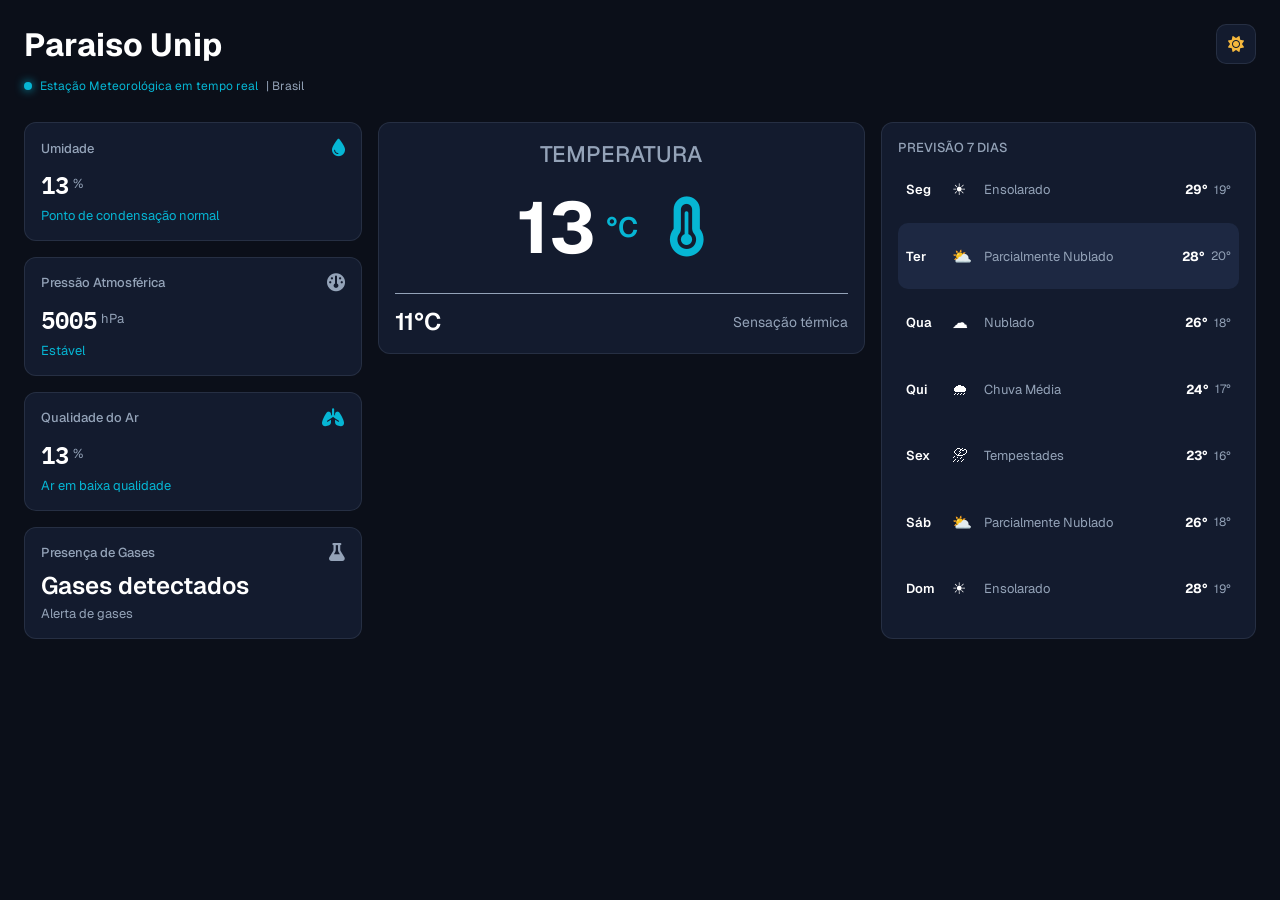
<file: Atmosense/index.html>
<!DOCTYPE html>
<html lang="pt-br">
<head>
    <meta charset="UTF-8">
    <meta name="viewport" content="width=device-width, initial-scale=1.0">
    <title>Atmosense</title>

    <link rel="preconnect" href="https://fonts.googleapis.com">
    <link rel="preconnect" href="https://fonts.gstatic.com" crossorigin>
    <link href="https://fonts.googleapis.com/css2?family=Geist:wght@400;500;600;700&family=IBM+Plex+Mono:wght@400;600&family=IBM+Plex+Sans&display=swap" rel="stylesheet">

    <link rel="stylesheet" href="https://cdnjs.cloudflare.com/ajax/libs/font-awesome/6.7.2/css/all.min.css">
    <link rel="stylesheet" href="style.css">
</head>
<body>
    <header class="topo">
        <div>
            <h1>Paraiso Unip</h1>
            <div class="Subtitulo">
                <span class="bolinha"></span>
                <p class="subtitulo1">Estação Meteorológica em tempo real</p>
                <p class="subtitulo2">| Brasil</p>
            </div>
        </div>

        <button class="botao-tema" aria-label="Trocar tema" onclick="document.body.classList.toggle('claro')">
            <i class="fa-solid fa-moon icone-lua"></i>
            <i class="fa-solid fa-sun icone-sol"></i>
        </button>
    </header>

    <div class="pagcards">
        <section id="canto-esquerdo">
            <div class="card1">
                <div class="topocard1">
                    <h2>Umidade</h2>
                    <i class="fa-solid fa-droplet"></i>
                </div>
                <div class="valorUmidade">
                    <span class="UmidadeVal">13</span>
                    <span class="UmidadeVal2">%</span>
                </div>
                <p class="descricaoUmidade">Ponto de condensação normal</p>
            </div>

            <div class="card2">
                <div class="topocard2">
                    <h2>Pressão Atmosférica</h2>
                    <i class="fa-solid fa-gauge"></i>
                </div>
                <div class="valorPressaoAtmosferica">
                    <span class="PressaoAtmosfericaVal">5005</span>
                    <span class="UnidadePressao">hPa</span>
                </div>
                <p class="descricaoPressao">Estável</p>
            </div>

            <div class="card3">
                <div class="topocard3">
                    <h2>Qualidade do Ar</h2>
                    <i class="fa-solid fa-lungs"></i>
                </div>
                <div class="valorQualidadeAr">
                    <span class="QualidadeArVal">13</span>
                    <span class="UnidadeQualidadeAr">%</span>
                </div>
                <p class="descricaoQualidadeAr">Ar em baixa qualidade</p>
            </div>

            <div class="card4">
                <div class="topocard4">
                    <h2>Presença de Gases</h2>
                    <i class="fa-solid fa-flask"></i>
                </div>
                <div class="valorPresencaGases">
                    <span class="PresencaGasesVal">Gases detectados</span>
                </div>
                <p class="descricaoPresencaGases">Alerta de gases</p>
            </div>
        </section>

        <section id="centro">
            <div class="card5">
                <div class="topocard5">
                    <h2>TEMPERATURA</h2>
                </div>
                <div class="valorTemperatura">
                    <span class="TemperaturaVal">13</span>
                    <span class="UnidadeTemperatura">°C</span>
                    <i class="fa-solid fa-temperature-three-quarters"></i>
                </div>
                <div class="rodapeTemperatura">
                    <span class="SensacaoTemperatura">11°C</span>
                    <span class="descricaoTemperatura">Sensação térmica</span>
                </div>
            </div>
        </section>

        <section id="cantodireito">
            <div class="cardprevisao">
                <div class="topocard6">
                    <h2>PREVISÃO 7 DIAS</h2>
                </div>

                <div class="dia">
                    <span class="diadasemana">Seg</span>
                    <span class="icone">☀</span>
                    <span class="clima">Ensolarado</span>
                    <span class="tempmax">29°</span>
                    <span class="tempmin">19°</span>
                </div>

                <div class="dia destaque">
                    <span class="diadasemana">Ter</span>
                    <span class="icone">⛅</span>
                    <span class="clima">Parcialmente Nublado</span>
                    <span class="tempmax">28°</span>
                    <span class="tempmin">20°</span>
                </div>

                <div class="dia">
                    <span class="diadasemana">Qua</span>
                    <span class="icone">☁</span>
                    <span class="clima">Nublado</span>
                    <span class="tempmax">26°</span>
                    <span class="tempmin">18°</span>
                </div>

                <div class="dia">
                    <span class="diadasemana">Qui</span>
                    <span class="icone">🌧</span>
                    <span class="clima">Chuva Média</span>
                    <span class="tempmax">24°</span>
                    <span class="tempmin">17°</span>
                </div>

                <div class="dia">
                    <span class="diadasemana">Sex</span>
                    <span class="icone">⛈</span>
                    <span class="clima">Tempestades</span>
                    <span class="tempmax">23°</span>
                    <span class="tempmin">16°</span>
                </div>

                <div class="dia">
                    <span class="diadasemana">Sáb</span>
                    <span class="icone">⛅</span>
                    <span class="clima">Parcialmente Nublado</span>
                    <span class="tempmax">26°</span>
                    <span class="tempmin">18°</span>
                </div>

                <div class="dia">
                    <span class="diadasemana">Dom</span>
                    <span class="icone">☀</span>
                    <span class="clima">Ensolarado</span>
                    <span class="tempmax">28°</span>
                    <span class="tempmin">19°</span>
                </div>
            </div>
        </section>
    </div>
</body>
</html>
</file>
<file: Atmosense/style.css>
:root {
    --fundo: #0B0F19;
    --card: #131B2E;
    --texto: #ffffff;
    --suave: #94A3B8;
    --destaque: #1d2842;
}
.claro {
    --fundo: #F1F5F9;
    --card: #FFFFFF;
    --texto: #0F172A;
    --suave: #64748B;
    --destaque: #E2E8F0;
}

* {
    box-sizing: border-box;
}
body {
    background-color: var(--fundo);
    width: 100%;
    margin: 0;
    padding: 24px;
    font-family: 'Geist', sans-serif;
    overflow-x: hidden;
}
h1 {
    color: var(--texto);
    font-size: 200%;
    font-family: 'Geist', sans-serif;
    margin: 0 0 0.5% 0;
}
h2 {
    color: var(--suave);
    font-size: 81%;
    font-weight: 500;
    margin: 0;
}

.topo {
    display: flex;
    justify-content: space-between;
    align-items: flex-start;
    margin-bottom: 16px;
}
.Subtitulo {
    display: flex;
    flex-wrap: wrap;
    align-items: center;
    gap: 4px 8px;
    font-size: 12px;
}
.bolinha {
    display: inline-block;
    width: 8px;
    height: 8px;
    background-color: #06B6D4;
    border-radius: 50%;
    box-shadow: 0 0 10px #06B6D4;
}
.subtitulo1 {
    color: #06B6D4;
}
.subtitulo2 {
    color: var(--suave);
}

/* botão */
.botao-tema {
    width: 40px;
    height: 40px;
    display: flex;
    align-items: center;
    justify-content: center;
    background-color: var(--card);
    color: var(--texto);
    border: 1px solid rgba(148, 163, 184, 0.15);
    border-radius: 10px;
    font-size: 1rem;
    cursor: pointer;
}
.icone-lua {
    display: none;
}
.icone-sol {
    color: #f5b83d;
}

.claro .icone-lua {
    display: block;
}
.claro .icone-sol {
    display: none;
}

/* coluna cards */

.pagcards {
    display: grid;
    grid-template-columns: 0.9fr 1.3fr 1fr;
    gap: 16px;
    width: 100%;
    min-width: 0;
    align-items: stretch;
}
#canto-esquerdo,
#cantodireito,
#centro {
    width: 100%;
    min-width: 0;
    display: flex;
    flex-direction: column;
    gap: 16px;
}

/*cards*/

.card1,
.card2,
.card3,
.card4,
.card5,
.cardprevisao {
    display: flex;
    flex-direction: column;
    background-color: var(--card);
    border: 1px solid rgba(148, 163, 184, 0.15);
    border-radius: 12px;
    padding: 16px;
    font-family: 'Geist', sans-serif;
}
.cardprevisao {
    color: var(--texto);
    min-width: 0;
    flex: 1;
}
.topocard1,
.topocard2,
.topocard3,
.topocard4,
.topocard5,
.topocard6 {
    display: flex;
    justify-content: space-between;
    align-items: center;
}
.topocard5 {
    justify-content: center;
}
.topocard5 h2 {
    font-size: 1.4rem;
    font-weight: 500;
}

/*ícones dos cards */

i.fa-solid.fa-droplet {
    color: #06B6D4;
    font-size: 110%;
}
i.fa-solid.fa-gauge {
    color: var(--suave);
    font-size: 18px;
}
i.fa-solid.fa-lungs {
    color: #06B6D4;
    font-size: 18px;
}
i.fa-solid.fa-flask {
    color: var(--suave);
    font-size: 18px;
}
i.fa-solid.fa-temperature-three-quarters {
    color: #06B6D4;
    font-size: 60px;
    padding: 20px;
}

/* valores dos cards */

.valorUmidade,
.valorPressaoAtmosferica,
.valorPresencaGases,
.valorQualidadeAr,
.valorTemperatura {
    display: flex;
    align-items: center;
    gap: 4px;
    margin: 8px 0 4px;
}
.valorTemperatura {
    justify-content: center;
    flex: 1;
    gap: 10px;
}
.UmidadeVal,
.PressaoAtmosfericaVal,
.QualidadeArVal,
.PresencaGasesVal {
    color: var(--texto);
    font-size: 150%;
    font-weight: 600;
    font-family: 'IBM Plex Mono', monospace;
}
.PresencaGasesVal {
    font-family: 'Geist', sans-serif;
}
.UmidadeVal2,
.UnidadePressao,
.UnidadeQualidadeAr {
    display: flex;
    align-items: center;
    font-size: 81%;
    color: var(--suave);
}
.descricaoUmidade,
.descricaoPressao,
.descricaoQualidadeAr {
    color: #06B6D4;
    font-size: 81%;
    margin: 0;
}
.descricaoPresencaGases {
    color: var(--suave);
    font-size: 81%;
    margin: 0;
}

/*card da temperatura */

.TemperaturaVal {
    color: var(--texto);
    font-size: 450%;
    font-weight: bold;
    text-align: center;
}
.UnidadeTemperatura {
    display: flex;
    font-size: 175%;
    color: #06B6D4;
    font-weight: 600;
}
.rodapeTemperatura {
    display: flex;
    justify-content: space-between;
    align-items: center;
    border-top: 1px solid var(--suave);
    padding-top: 12px;
    margin-top: 12px;
}
.SensacaoTemperatura {
    color: var(--texto);
    font-size: 150%;
    font-weight: 600;
}
.descricaoTemperatura {
    color: var(--suave);
    font-size: 87%;
}

/*card da previsão*/

.dia {
    flex: 1;
    display: grid;
    grid-template-columns: 12% 8% minmax(0, 1fr) auto auto;
    align-items: center;
    gap: 2%;
    padding: 0 8px;
    border-radius: 10px;
    min-width: 0;
}
.dia.destaque {
    background-color: var(--destaque);
}
.diadasemana {
    font-weight: 600;
    font-size: 13px;
    color: var(--texto);
}
.clima {
    font-size: 13px;
    color: var(--suave);
    overflow-wrap: anywhere;
}
.tempmax {
    font-weight: 700;
    font-size: 13px;
    color: var(--texto);
}
.tempmin {
    font-size: 12px;
    color: var(--suave);
    text-align: right;
}
</file>
